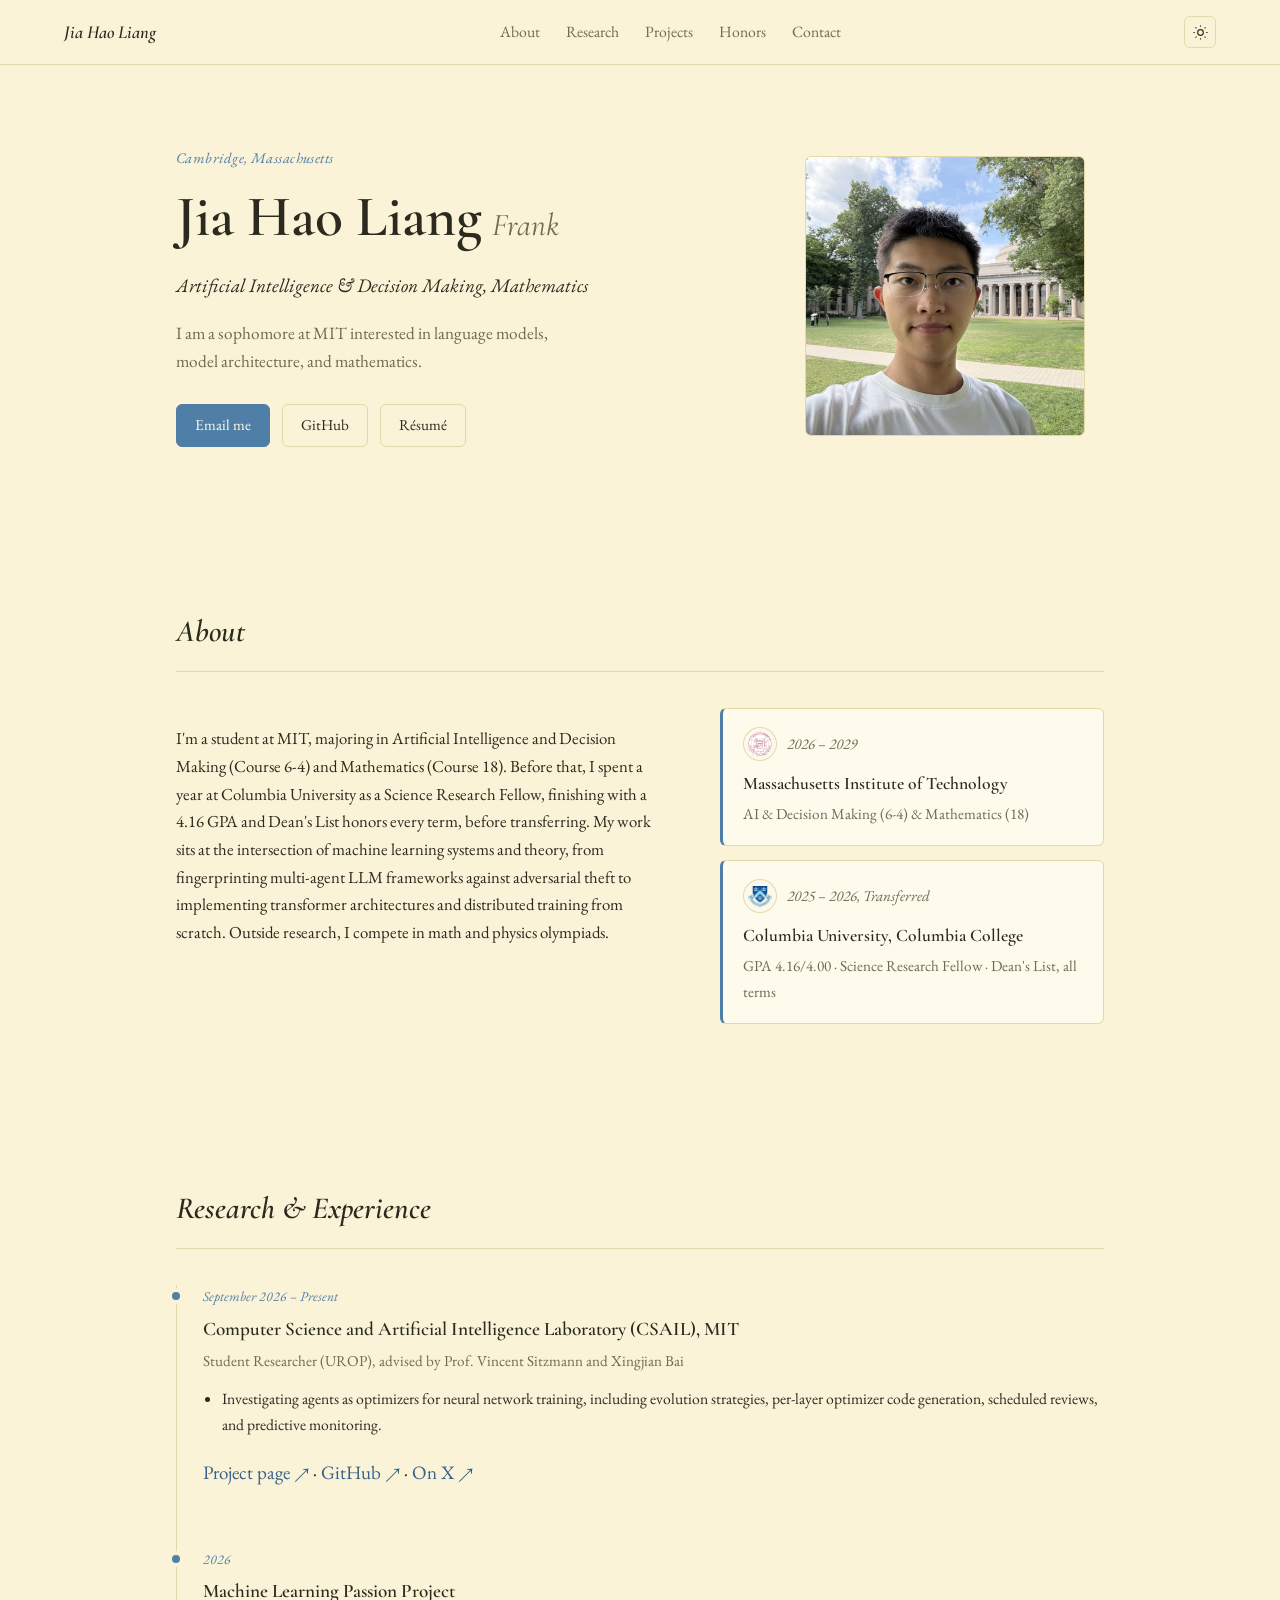
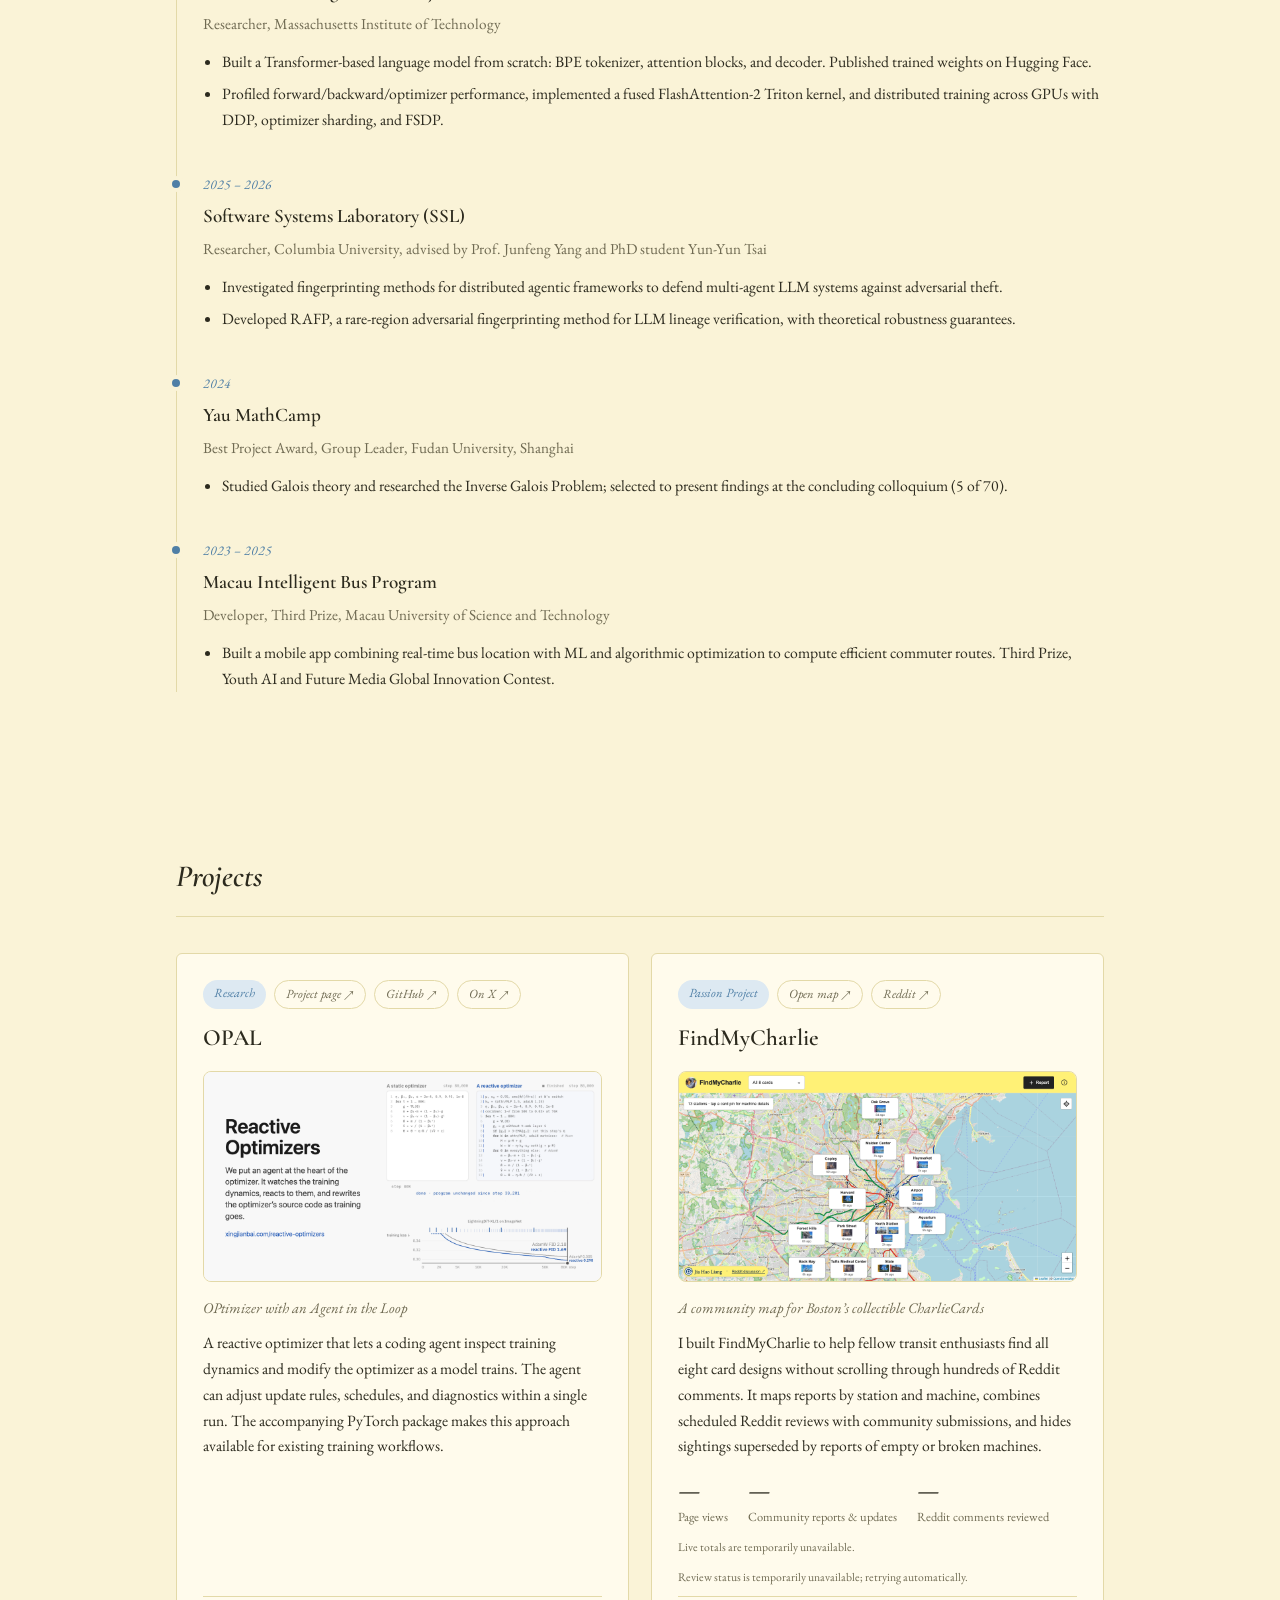
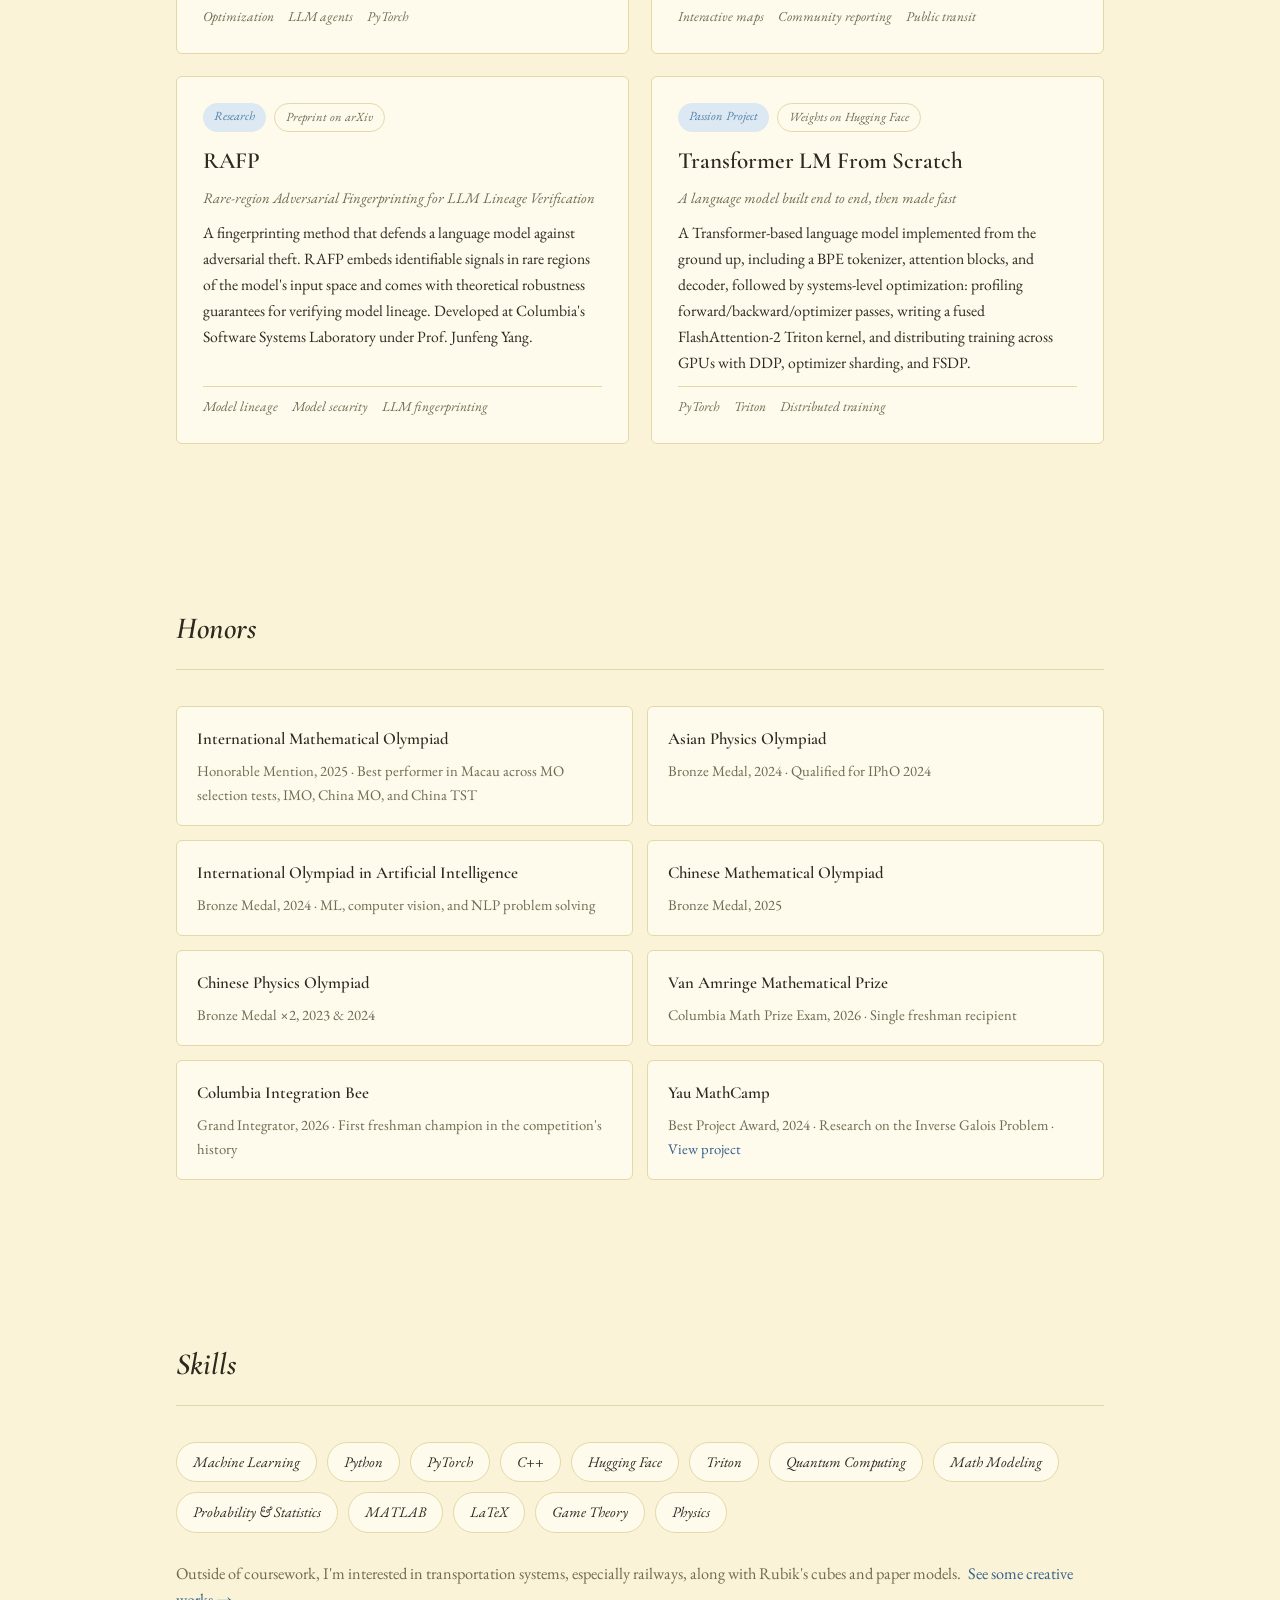
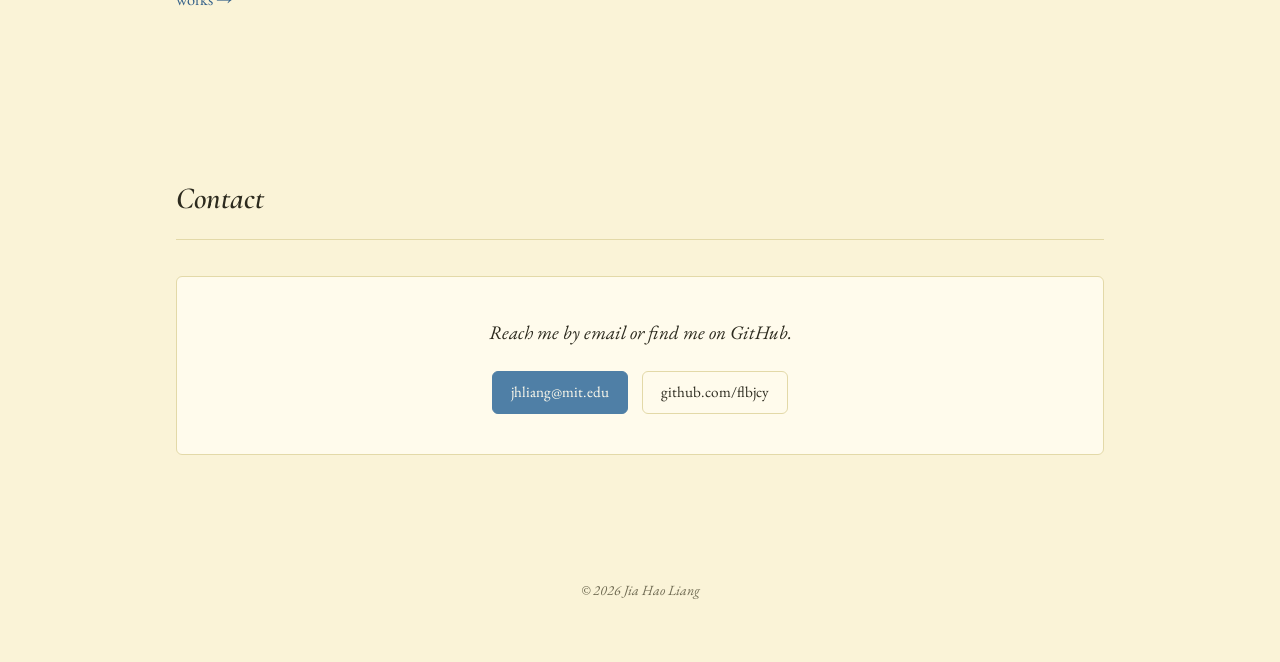
<file: index.html>
<!DOCTYPE html>
<html lang="en">
<head>
<meta charset="UTF-8">
<meta name="viewport" content="width=device-width, initial-scale=1.0">
<title>Jia Hao Liang | AI &amp; Mathematics</title>
<meta name="description" content="Jia Hao Liang (Frank), MIT student interested in language models, model architecture, and mathematics.">
<link rel="icon" href="data:,">
<link rel="preconnect" href="https://fonts.googleapis.com">
<link rel="preconnect" href="https://fonts.gstatic.com" crossorigin>
<link href="https://fonts.googleapis.com/css2?family=Cormorant+Garamond:ital,wght@0,500;0,600;1,500&family=EB+Garamond:ital,wght@0,400;0,500;0,600;1,400&display=swap" rel="stylesheet">
<link rel="stylesheet" href="css/style.css?v=6">
</head>
<body>

<header class="nav" id="nav">
  <a href="#top" class="nav__brand">Jia Hao Liang</a>
  <nav class="nav__links">
    <a href="#about">About</a>
    <a href="#research">Research</a>
    <a href="#projects">Projects</a>
    <a href="#honors">Honors</a>
    <a href="#contact">Contact</a>
  </nav>
  <div class="nav__actions">
    <button class="theme-toggle" id="themeToggle" aria-label="Toggle color theme">
      <svg class="icon-sun" width="17" height="17" viewBox="0 0 24 24" fill="none" stroke="currentColor" stroke-width="1.6"><circle cx="12" cy="12" r="4"/><path d="M12 2v2M12 20v2M4.9 4.9l1.4 1.4M17.7 17.7l1.4 1.4M2 12h2M20 12h2M4.9 19.1l1.4-1.4M17.7 6.3l1.4-1.4"/></svg>
      <svg class="icon-moon" width="17" height="17" viewBox="0 0 24 24" fill="none" stroke="currentColor" stroke-width="1.6"><path d="M21 12.8A9 9 0 1 1 11.2 3a7 7 0 0 0 9.8 9.8z"/></svg>
    </button>
    <button class="nav__burger" id="burger" aria-label="Open menu"><span></span><span></span><span></span></button>
  </div>
</header>

<div class="mobile-menu" id="mobileMenu">
  <a href="#about">About</a>
  <a href="#research">Research</a>
  <a href="#projects">Projects</a>
  <a href="#honors">Honors</a>
  <a href="#contact">Contact</a>
</div>

<main id="top">

  <section class="hero">
    <div class="hero__text">
      <p class="eyebrow">Cambridge, Massachusetts</p>
      <h1>Jia&nbsp;Hao Liang<span class="hero__nick">Frank</span></h1>
      <p class="hero__role">Artificial Intelligence &amp; Decision&nbsp;Making, Mathematics</p>
      <p class="hero__lede">
        I am a sophomore at MIT interested in language models, model architecture,
        and mathematics.
      </p>
      <div class="hero__cta">
        <a class="btn btn--solid" href="mailto:jhliang@mit.edu">Email me</a>
        <a class="btn btn--ghost" href="https://github.com/flbjcy" target="_blank" rel="noopener">GitHub</a>
        <a class="btn btn--ghost" href="assets/files/Jia_Hao_Liang_Resume.pdf" target="_blank" rel="noopener">Résumé</a>
      </div>
    </div>
    <div class="hero__portrait">
      <div class="portrait-frame">
        <img src="assets/img/profile.jpg" alt="Portrait of Jia Hao Liang" style="object-position: 48% 38%;">
      </div>
    </div>
  </section>

  <section class="section" id="about">
    <h2 class="section__title">About</h2>
    <div class="about-grid">
      <p class="about-text">
        I'm a student at MIT, majoring in Artificial Intelligence and Decision Making
        (Course 6-4) and Mathematics (Course 18). Before that, I spent a year at
        Columbia University as a Science Research Fellow, finishing with a 4.16 GPA
        and Dean's List honors every term, before transferring. My work sits at the
        intersection of machine learning systems and theory, from fingerprinting
        multi-agent LLM frameworks against adversarial theft to implementing
        transformer architectures and distributed training from scratch. Outside
        research, I compete in math and physics olympiads.
      </p>
      <div class="edu-cards">
        <div class="edu-card">
          <div class="edu-card__top">
            <span class="edu-icon"><img src="assets/img/mit-seal.svg" alt="MIT seal"></span>
            <p class="edu-card__years">2026 – 2029</p>
          </div>
          <h3>Massachusetts Institute of Technology</h3>
          <p>AI &amp; Decision Making (6-4) &amp; Mathematics (18)</p>
        </div>
        <div class="edu-card">
          <div class="edu-card__top">
            <span class="edu-icon"><img src="assets/img/columbia-shield.png" alt="Columbia University coat of arms"></span>
            <p class="edu-card__years">2025 – 2026, Transferred</p>
          </div>
          <h3>Columbia University, Columbia College</h3>
          <p>GPA 4.16/4.00 · Science Research Fellow · Dean's List, all terms</p>
        </div>
      </div>
    </div>
  </section>

  <section class="section" id="research">
    <h2 class="section__title">Research &amp; Experience</h2>
    <div class="timeline">

      <div class="tl-item">
        <div class="tl-dot"></div>
        <div class="tl-content">
          <p class="tl-years">September 2026 – Present</p>
          <h3>Computer Science and Artificial Intelligence Laboratory (CSAIL), MIT</h3>
          <p class="tl-role">Student Researcher (UROP), advised by Prof. Vincent Sitzmann and Xingjian Bai</p>
          <ul>
            <li>Investigating agents as optimizers for neural network training, including evolution strategies, per-layer optimizer code generation, scheduled reviews, and predictive monitoring.</li>
          </ul>
          <p><a href="https://xingjianbai.com/reactive-optimizers/" target="_blank" rel="noopener">Project page ↗</a> · <a href="https://github.com/xingjian-bai/opal" target="_blank" rel="noopener">GitHub ↗</a> · <a href="https://x.com/i/trending/2112982610112926003" target="_blank" rel="noopener">On X ↗</a></p>
        </div>
      </div>


      <div class="tl-item">
        <div class="tl-dot"></div>
        <div class="tl-content">
          <p class="tl-years">2026</p>
          <h3>Machine Learning Passion Project</h3>
          <p class="tl-role">Researcher, Massachusetts Institute of Technology</p>
          <ul>
            <li>Built a Transformer-based language model from scratch: BPE tokenizer, attention blocks, and decoder. Published trained weights on Hugging Face.</li>
            <li>Profiled forward/backward/optimizer performance, implemented a fused FlashAttention-2 Triton kernel, and distributed training across GPUs with DDP, optimizer sharding, and FSDP.</li>
          </ul>
        </div>
      </div>

      <div class="tl-item">
        <div class="tl-dot"></div>
        <div class="tl-content">
          <p class="tl-years">2025 – 2026</p>
          <h3>Software Systems Laboratory (SSL)</h3>
          <p class="tl-role">Researcher, Columbia University, advised by Prof. Junfeng Yang and PhD student Yun-Yun Tsai</p>
          <ul>
            <li>Investigated fingerprinting methods for distributed agentic frameworks to defend multi-agent LLM systems against adversarial theft.</li>
            <li>Developed RAFP, a rare-region adversarial fingerprinting method for LLM lineage verification, with theoretical robustness guarantees.</li>
          </ul>
        </div>
      </div>

      <div class="tl-item">
        <div class="tl-dot"></div>
        <div class="tl-content">
          <p class="tl-years">2024</p>
          <h3>Yau MathCamp</h3>
          <p class="tl-role">Best Project Award, Group Leader, Fudan University, Shanghai</p>
          <ul>
            <li>Studied Galois theory and researched the Inverse Galois Problem; selected to present findings at the concluding colloquium (5 of 70).</li>
          </ul>
        </div>
      </div>

      <div class="tl-item">
        <div class="tl-dot"></div>
        <div class="tl-content">
          <p class="tl-years">2023 – 2025</p>
          <h3>Macau Intelligent Bus Program</h3>
          <p class="tl-role">Developer, Third Prize, Macau University of Science and Technology</p>
          <ul>
            <li>Built a mobile app combining real-time bus location with ML and algorithmic optimization to compute efficient commuter routes. Third Prize, Youth AI and Future Media Global Innovation Contest.</li>
          </ul>
        </div>
      </div>

    </div>
  </section>

  <section class="section" id="projects">
    <h2 class="section__title">Projects</h2>
    <div class="projects-grid">

      <article class="project-card">
        <div class="project-card__head">
          <span class="tag">Research</span>
          <a class="tag tag--muted" href="https://xingjianbai.com/reactive-optimizers/" target="_blank" rel="noopener">Project page ↗</a>
          <a class="tag tag--muted" href="https://github.com/xingjian-bai/opal" target="_blank" rel="noopener">GitHub ↗</a>
          <a class="tag tag--muted" href="https://x.com/i/trending/2112982610112926003" target="_blank" rel="noopener">On X ↗</a>
        </div>
        <h3>OPAL</h3>
        <a href="https://xingjianbai.com/reactive-optimizers/" target="_blank" rel="noopener" class="project-image-link"><img class="project-image" src="assets/img/opal-preview.png" alt="Reactive Optimizers — OPAL project preview" loading="lazy"></a>
        <p class="project-card__sub">OPtimizer with an Agent in the Loop</p>
        <p>A reactive optimizer that lets a coding agent inspect training dynamics and modify the optimizer as a model trains. The agent can adjust update rules, schedules, and diagnostics within a single run. The accompanying PyTorch package makes this approach available for existing training workflows.</p>
        <div class="project-card__meta"><span>Optimization</span><span>LLM agents</span><span>PyTorch</span></div>
      </article>

      <article class="project-card">
        <div class="project-card__head">
          <span class="tag">Passion Project</span>
          <a class="tag tag--muted" href="https://flbjcy.github.io/find-my-charlie/" target="_blank" rel="noopener">Open map ↗</a>
          <a class="tag tag--muted" href="https://www.reddit.com/r/mbta/comments/1xhdiol/findmycharlie_an_interactive_map_to_find/" target="_blank" rel="noopener noreferrer">Reddit ↗</a>
        </div>
        <h3>FindMyCharlie</h3>
        <a href="https://flbjcy.github.io/find-my-charlie/" target="_blank" rel="noopener" class="project-image-link"><img class="project-image" src="assets/img/find-my-charlie-map.png" alt="FindMyCharlie map showing CharlieCard reports across Boston subway stations" loading="lazy" width="1200" height="630"></a>
        <p class="project-card__sub">A community map for Boston’s collectible CharlieCards</p>
        <p>I built FindMyCharlie to help fellow transit enthusiasts find all eight card designs without scrolling through hundreds of Reddit comments. It maps reports by station and machine, combines scheduled Reddit reviews with community submissions, and hides sightings superseded by reports of empty or broken machines.</p>
        <dl class="charlie-project__stats">
          <div><dt>Page views</dt><dd id="charlie-views">—</dd></div>
          <div><dt>Community reports &amp; updates</dt><dd id="charlie-reports">—</dd></div>
          <div><dt>Reddit comments reviewed</dt><dd id="charlie-reviewed">—</dd></div>
        </dl>
        <p class="charlie-project__date" id="charlie-stats-status" aria-live="polite">Loading live totals…</p>
        <p class="charlie-project__date" id="charlie-review-date">Loading latest Reddit review status…</p>
        <div class="project-card__meta"><span>Interactive maps</span><span>Community reporting</span><span>Public transit</span></div>
      </article>

      <article class="project-card">
        <div class="project-card__head">
          <span class="tag">Research</span>
          <a class="tag tag--muted" href="https://arxiv.org/abs/2505.12682" target="_blank" rel="noopener">Preprint on arXiv</a>
        </div>
        <h3>RAFP</h3>
        <p class="project-card__sub">Rare-region Adversarial Fingerprinting for LLM Lineage Verification</p>
        <p>
          A fingerprinting method that defends a language model against adversarial
          theft. RAFP embeds identifiable signals in rare regions of the model's input
          space and comes with theoretical robustness guarantees for verifying model
          lineage. Developed at Columbia's Software Systems Laboratory under
          Prof. Junfeng Yang.
        </p>
        <div class="project-card__meta">
          <span>Model lineage</span>
          <span>Model security</span>
          <span>LLM fingerprinting</span>
        </div>
      </article>

      <article class="project-card">
        <div class="project-card__head">
          <span class="tag">Passion Project</span>
          <a class="tag tag--muted" href="https://huggingface.co/flbjcy/LM-from-scratch" target="_blank" rel="noopener">Weights on Hugging Face</a>
        </div>
        <h3>Transformer LM From Scratch</h3>
        <p class="project-card__sub">A language model built end to end, then made fast</p>
        <p>
          A Transformer-based language model implemented from the ground up,
          including a BPE tokenizer, attention blocks, and decoder, followed by
          systems-level optimization: profiling forward/backward/optimizer passes,
          writing a fused FlashAttention-2 Triton kernel, and distributing training
          across GPUs with DDP, optimizer sharding, and FSDP.
        </p>
        <div class="project-card__meta">
          <span>PyTorch</span>
          <span>Triton</span>
          <span>Distributed training</span>
        </div>
      </article>
    </div>
  </section>

  <section class="section" id="honors">
    <h2 class="section__title">Honors</h2>
    <div class="honors-grid">
      <div class="honor-card">
        <h3>International Mathematical Olympiad</h3>
        <p>Honorable Mention, 2025 · Best performer in Macau across MO selection tests, IMO, China MO, and China TST</p>
      </div>
      <div class="honor-card">
        <h3>Asian Physics Olympiad</h3>
        <p>Bronze Medal, 2024 · Qualified for IPhO 2024</p>
      </div>
      <div class="honor-card">
        <h3>International Olympiad in Artificial Intelligence</h3>
        <p>Bronze Medal, 2024 · ML, computer vision, and NLP problem solving</p>
      </div>
      <div class="honor-card">
        <h3>Chinese Mathematical Olympiad</h3>
        <p>Bronze Medal, 2025</p>
      </div>
      <div class="honor-card">
        <h3>Chinese Physics Olympiad</h3>
        <p>Bronze Medal ×2, 2023 &amp; 2024</p>
      </div>
      <div class="honor-card">
        <h3>Van Amringe Mathematical Prize</h3>
        <p>Columbia Math Prize Exam, 2026 · Single freshman recipient</p>
      </div>
      <div class="honor-card">
        <h3>Columbia Integration Bee</h3>
        <p>Grand Integrator, 2026 · First freshman champion in the competition's history</p>
      </div>
      <div class="honor-card">
        <h3>Yau MathCamp</h3>
        <p>Best Project Award, 2024 · Research on the Inverse Galois Problem · <a href="https://github.com/flbjcy/Yau-Mathcamp-Project" target="_blank" rel="noopener">View project</a></p>
      </div>
    </div>
  </section>

  <section class="section" id="skills">
    <h2 class="section__title">Skills</h2>
    <div class="skills-cloud">
      <span>Machine Learning</span><span>Python</span><span>PyTorch</span><span>C++</span>
      <span>Hugging Face</span><span>Triton</span><span>Quantum Computing</span>
      <span>Math Modeling</span><span>Probability &amp; Statistics</span><span>MATLAB</span>
      <span>LaTeX</span><span>Game Theory</span><span>Physics</span>
    </div>
    <p class="hobbies">
      Outside of coursework, I'm interested in transportation systems, especially railways, along with Rubik's cubes and paper models. <a href="creative-works.html">See some creative works &rarr;</a>
    </p>
  </section>

  <section class="section section--contact" id="contact">
    <h2 class="section__title">Contact</h2>
    <div class="contact-box">
      <p>Reach me by email or find me on GitHub.</p>
      <div class="contact-links">
        <a class="btn btn--solid" href="mailto:jhliang@mit.edu">jhliang@mit.edu</a>
        <a class="btn btn--ghost" href="https://github.com/flbjcy" target="_blank" rel="noopener">github.com/flbjcy</a>
      </div>
    </div>
  </section>

</main>

<footer class="footer">
  <p>&copy; <span id="year"></span> Jia Hao Liang</p>
</footer>

<script src="js/main.js?v=20261106-clean-review"></script>
</body>
</html>
</file>
<file: css/style.css>
/* ---------- Tokens ---------- */
:root{
  --bg: #faf3d7;
  --bg-elevated: #fffbec;
  --text: #2c2a1e;
  --text-muted: #6f6a52;
  --border: #e3d9a8;
  --accent: #4f7fa6;
  --accent-soft: #dde9f2;
  --link: #35618a;

  --font-display: "Cormorant Garamond", "EB Garamond", Garamond, "Times New Roman", serif;
  --font-body: "EB Garamond", Garamond, "Times New Roman", serif;

  --maxw: 1040px;
  --radius: 6px;
}

:root[data-theme="dark"]{
  --bg: #1b2431;
  --bg-elevated: #232f3f;
  --text: #f2e9c9;
  --text-muted: #aab2c0;
  --border: #334155;
  --accent: #8fb8dd;
  --accent-soft: #28374a;
  --link: #a8cdec;
}

@media (prefers-color-scheme: dark){
  :root:not([data-theme="light"]){
    --bg: #1b2431;
    --bg-elevated: #232f3f;
    --text: #f2e9c9;
    --text-muted: #aab2c0;
    --border: #334155;
    --accent: #8fb8dd;
    --accent-soft: #28374a;
    --link: #a8cdec;
  }
}

*{ box-sizing: border-box; }
html{ scroll-behavior: smooth; }

body{
  margin: 0;
  background: var(--bg);
  color: var(--text);
  font-family: var(--font-body);
  font-size: 19px;
  line-height: 1.65;
  transition: background .2s ease, color .2s ease;
}

a{ color: var(--link); text-decoration: none; }
a:hover{ text-decoration: underline; }

h1, h2, h3{
  font-family: var(--font-display);
  font-weight: 600;
  margin: 0;
}

ul{ margin: 0; padding-left: 1.2em; }
li{ margin-bottom: .4em; }
li:last-child{ margin-bottom: 0; }

/* ---------- Nav ---------- */
.nav{
  position: sticky; top: 0; z-index: 50;
  display: flex; align-items: center; justify-content: space-between;
  padding: 16px clamp(20px, 5vw, 64px);
  background: var(--bg);
  border-bottom: 1px solid var(--border);
}
.nav__brand{
  font-family: var(--font-display);
  font-weight: 600;
  font-size: 1.15rem;
  font-style: italic;
  color: var(--text);
}
.nav__brand:hover{ text-decoration: none; color: var(--accent); }
.nav__links{ display: flex; gap: 26px; }
.nav__links a{
  color: var(--text-muted);
  font-size: .98rem;
}
.nav__links a:hover{ color: var(--text); text-decoration: none; }
.nav__actions{ display: flex; align-items: center; gap: 10px; }

.nav__burger{
  display: none;
  flex-direction: column; justify-content: center; gap: 4px;
  width: 32px; height: 32px;
  background: none; border: 1px solid var(--border); border-radius: 4px;
  cursor: pointer;
}
.nav__burger span{ display: block; width: 15px; height: 1px; margin: 0 auto; background: var(--text); }

.mobile-menu{
  display: none;
  flex-direction: column;
  position: sticky; top: 57px; z-index: 49;
  background: var(--bg-elevated);
  border-bottom: 1px solid var(--border);
}
.mobile-menu.open{ display: flex; }
.mobile-menu a{
  padding: 13px 24px;
  border-bottom: 1px solid var(--border);
  color: var(--text);
}
.mobile-menu a:last-child{ border-bottom: none; }

/* ---------- Buttons ---------- */
.btn{
  display: inline-flex; align-items: center; gap: 6px;
  padding: 8px 18px;
  border-radius: var(--radius);
  font-family: var(--font-body);
  font-size: .95rem;
  white-space: nowrap;
  border: 1px solid var(--accent);
  transition: background .15s ease, color .15s ease;
}
.btn:hover{ text-decoration: none; }
.btn--solid{
  background: var(--accent);
  color: var(--bg-elevated);
}
.btn--solid:hover{ background: var(--link); border-color: var(--link); }
.btn--ghost{
  background: transparent;
  border-color: var(--border);
  color: var(--text);
}
.btn--ghost:hover{ border-color: var(--accent); color: var(--accent); }

.theme-toggle{
  display: flex; align-items: center; justify-content: center;
  width: 32px; height: 32px;
  border-radius: var(--radius);
  border: 1px solid var(--border);
  background: transparent;
  color: var(--text);
  cursor: pointer;
}
.theme-toggle:hover{ border-color: var(--accent); color: var(--accent); }
.icon-moon{ display: none; }
:root[data-theme="dark"] .icon-sun{ display: none; }
:root[data-theme="dark"] .icon-moon{ display: block; }

/* ---------- Layout helpers ---------- */
.section{
  max-width: var(--maxw);
  margin: 0 auto;
  padding: 80px clamp(20px, 5vw, 56px);
}
.section__title{
  font-size: clamp(1.6rem, 2.4vw, 2.1rem);
  font-style: italic;
  margin-bottom: 36px;
  padding-bottom: 14px;
  border-bottom: 1px solid var(--border);
}

/* ---------- Hero ---------- */
.hero{
  max-width: var(--maxw);
  margin: 0 auto;
  padding: clamp(44px, 9vh, 100px) clamp(20px, 5vw, 56px) 80px;
  display: grid;
  grid-template-columns: 1.4fr .8fr;
  gap: 52px;
  align-items: center;
}
.eyebrow{
  font-size: .92rem;
  font-style: italic;
  color: var(--accent);
  letter-spacing: .03em;
  margin: 0 0 16px;
}
.hero h1{
  font-size: clamp(2.4rem, 5.2vw, 3.6rem);
  line-height: 1.1;
}
.hero__nick{
  display: inline-block;
  font-size: .55em;
  color: var(--text-muted);
  font-style: italic;
  font-weight: 400;
  margin-left: 10px;
}
.hero__role{
  font-size: clamp(1.05rem, 1.6vw, 1.2rem);
  color: var(--text);
  margin: 20px 0 14px;
  font-style: italic;
}
.hero__lede{
  color: var(--text-muted);
  max-width: 52ch;
  font-size: 1.08rem;
}
.hero__cta{
  display: flex; flex-wrap: wrap; gap: 12px;
  margin-top: 28px;
}

.hero__portrait{ display: flex; justify-content: center; }
.portrait-frame{
  width: min(280px, 70vw);
  aspect-ratio: 1 / 1;
  border-radius: var(--radius);
  overflow: hidden;
  border: 1px solid var(--border);
  background: var(--bg-elevated);
}
.portrait-frame img{
  width: 100%; height: 100%;
  object-fit: cover;
  display: block;
}

/* ---------- About ---------- */
.about-grid{
  display: grid;
  grid-template-columns: 1.3fr 1fr;
  gap: 44px;
  align-items: start;
}
.about-text{ font-size: 1.05rem; color: var(--text); max-width: 60ch; }
.edu-cards{ display: flex; flex-direction: column; gap: 14px; }
.edu-card{
  background: var(--bg-elevated);
  border: 1px solid var(--border);
  border-left: 3px solid var(--accent);
  border-radius: var(--radius);
  padding: 18px 20px;
}
.edu-card__top{
  display: flex;
  align-items: center;
  gap: 10px;
  margin-bottom: 8px;
}
.edu-icon{
  display: inline-flex;
  align-items: center;
  justify-content: center;
  flex-shrink: 0;
  width: 34px;
  height: 34px;
  border-radius: 50%;
  background: #fdf8ec;
  box-shadow: inset 0 0 0 1px var(--border);
  padding: 5px;
}
.edu-icon img{
  width: 100%;
  height: 100%;
  object-fit: contain;
  display: block;
}
.edu-card__years{
  font-size: .85rem;
  font-style: italic;
  color: var(--accent);
  margin: 0;
}
.edu-card h3{ font-size: 1.1rem; margin-bottom: 4px; }
.edu-card p{ margin: 0; color: var(--text-muted); font-size: .95rem; }

/* ---------- Timeline ---------- */
.timeline{
  position: relative;
  padding-left: 26px;
  border-left: 1px solid var(--border);
  display: flex; flex-direction: column; gap: 40px;
}
.tl-item{ position: relative; }
.tl-dot{
  position: absolute; left: -31px; top: 7px;
  width: 8px; height: 8px; border-radius: 50%;
  background: var(--accent);
  box-shadow: 0 0 0 4px var(--bg);
}
.tl-years{
  font-size: .85rem;
  font-style: italic;
  color: var(--accent);
  margin: 0 0 6px;
}
.tl-content h3{ font-size: 1.2rem; margin-bottom: 4px; }
.tl-role{ color: var(--text-muted); font-size: .95rem; margin: 0 0 12px; }
.tl-content ul{ color: var(--text); font-size: .98rem; }

/* ---------- Projects ---------- */
.projects-grid{
  display: grid;
  grid-template-columns: repeat(2, 1fr);
  gap: 22px;
}
.project-card{
  background: var(--bg-elevated);
  border: 1px solid var(--border);
  border-radius: var(--radius);
  padding: 26px;
  display: flex; flex-direction: column; gap: 10px;
}
.project-card__head{ display: flex; gap: 8px; flex-wrap: wrap; }
.tag{
  font-size: .78rem;
  font-style: italic;
  padding: 3px 11px;
  border-radius: 999px;
  background: var(--accent-soft);
  color: var(--accent);
}
.tag--muted{ background: transparent; border: 1px solid var(--border); color: var(--text-muted); }
a.tag--muted:hover{ border-color: var(--accent); color: var(--accent); text-decoration: none; }
.project-card h3{ font-size: 1.45rem; }
.project-card__sub{ color: var(--text-muted); font-size: .92rem; margin: -4px 0 0; font-style: italic; }
.project-card p:not(.project-card__sub){ color: var(--text); font-size: .98rem; margin: 0; }
.project-card__meta{ display: flex; flex-wrap: wrap; gap: 6px 14px; margin-top: auto; padding-top: 8px; border-top: 1px solid var(--border); }
.project-card__meta span{
  font-size: .85rem;
  font-style: italic;
  color: var(--text-muted);
}

/* ---------- Honors ---------- */
.honors-grid{
  display: grid;
  grid-template-columns: repeat(2, 1fr);
  gap: 14px;
}
.honor-card{
  padding: 18px 20px;
  border: 1px solid var(--border);
  border-radius: var(--radius);
  background: var(--bg-elevated);
}
.honor-card h3{ font-size: 1.05rem; margin-bottom: 6px; }
.honor-card p{ margin: 0; color: var(--text-muted); font-size: .92rem; }

/* ---------- Skills ---------- */
.skills-cloud{ display: flex; flex-wrap: wrap; gap: 10px; }
.skills-cloud span{
  font-size: .92rem;
  font-style: italic;
  padding: 7px 16px;
  border-radius: 999px;
  border: 1px solid var(--border);
  background: var(--bg-elevated);
  color: var(--text);
}

.hobbies{
  margin: 28px 0 0;
  color: var(--text-muted);
  font-size: 1.02rem;
}
.hobbies a{ margin-left: 4px; }

/* ---------- Gallery (Creative Works page) ---------- */
.page-intro{
  color: var(--text-muted);
  font-size: 1.05rem;
  margin: 0 0 40px;
}
.gallery{
  display: grid;
  grid-template-columns: repeat(2, 1fr);
  gap: 30px;
}
.gallery__item{
  margin: 0;
  background: var(--bg-elevated);
  border: 1px solid var(--border);
  border-radius: var(--radius);
  overflow: hidden;
}
.gallery__item img{
  display: block;
  width: 100%;
  height: 320px;
  object-fit: cover;
}
.gallery__item figcaption{
  padding: 16px 20px;
  font-size: .95rem;
  font-style: italic;
  color: var(--text-muted);
  border-top: 1px solid var(--border);
}
.gallery__item figcaption strong{
  display: block;
  margin-bottom: 4px;
  color: var(--text);
  font-size: 1.1rem;
  font-style: normal;
}
.gallery__map-link{ display: block; }
.gallery__item .gallery__drawing{ object-fit: contain; }
.travel-map{
  height: 320px;
  width: 100%;
  position: relative;
  z-index: 0;
  background: var(--bg-elevated);
  font-family: var(--font-body);
}
.travel-map__fallback{ padding: 24px; margin: 0; }
.travel-map .leaflet-tile{ max-width: none; height: 256px; }
.travel-map .leaflet-control-attribution{ font-family: Arial, sans-serif; }
.travel-map-preview{ position: relative; }
.travel-map-open{ position: absolute; inset: 0; z-index: 1; }
.travel-map-open span{ position: absolute; bottom: 34px; left: 16px; padding: 7px 14px; border-radius: var(--radius); background: var(--bg-elevated); border: 1px solid var(--border); color: var(--text); }
.travel-map-open:hover span{ text-decoration: underline; }
.travel-map-open:focus-visible{ outline: 3px solid var(--accent); outline-offset: -3px; }
.travel-map--full{ height: min(65vh, 640px); min-height: 360px; border: 1px solid var(--border); border-radius: var(--radius); }
.journey-toolbar{ display: flex; justify-content: space-between; align-items: center; gap: 16px; flex-wrap: wrap; margin-bottom: 16px; }
.journey-legend{ display: flex; gap: 24px; flex-wrap: wrap; }
.journey-legend i{ display: inline-block; width: 26px; border-top: 3px solid; margin-right: 8px; vertical-align: middle; }
.flight-swatch{ color: #2474c6; }
.train-swatch{ color: #787d85; }
.route-note{ font-size: .95rem; color: var(--text-muted); margin: 16px 0 24px; }
.travel-map .leaflet-popup-content{ font: 16px/1.5 var(--font-body); }
.travel-map .leaflet-tooltip{ font: 13px/1.3 Arial, sans-serif; }
.back-link{ display: inline-block; margin-bottom: 30px; font-style: italic; }

@media (max-width: 760px){
  .gallery{ grid-template-columns: 1fr; }
}

/* ---------- Contact ---------- */
.contact-box{
  border: 1px solid var(--border);
  border-radius: var(--radius);
  background: var(--bg-elevated);
  padding: 40px clamp(24px, 5vw, 52px);
  text-align: center;
}
.contact-box p{ font-size: 1.2rem; font-style: italic; margin: 0 0 22px; }
.contact-links{ display: flex; justify-content: center; flex-wrap: wrap; gap: 14px; }

/* ---------- Footer ---------- */
.footer{
  text-align: center;
  padding: 30px 20px 46px;
  color: var(--text-muted);
  font-size: .88rem;
  font-style: italic;
}

/* ---------- Responsive ---------- */
@media (max-width: 900px){
  .hero{ grid-template-columns: 1fr; text-align: center; }
  .hero__lede{ margin-left: auto; margin-right: auto; }
  .hero__cta{ justify-content: center; }
  .hero__portrait{ order: -1; }
  .about-grid{ grid-template-columns: 1fr; }
  .projects-grid{ grid-template-columns: 1fr; }
  .honors-grid{ grid-template-columns: 1fr; }
}

@media (max-width: 760px){
  .nav__links{ display: none; }
  .nav__burger{ display: flex; }
}

/* FindMyCharlie project */
.charlie-project__stats{display:flex;flex-wrap:wrap;gap:18px 28px;margin:8px 0 0}
.charlie-project__stats div{display:flex;flex-direction:column-reverse;gap:3px}
.charlie-project__stats dt{font-size:.78rem;color:var(--text-muted)}
.charlie-project__stats dd{margin:0;font-size:1.8rem;line-height:1.1;font-variant-numeric:tabular-nums}
.project-card .charlie-project__date{font-size:.73rem!important;color:var(--text-muted)!important}
.charlie-project__stats{gap:12px 20px}
.charlie-project__stats dd{font-size:1.5rem}
.project-image-link{display:block;margin:4px 0 8px}
.project-image{display:block;width:100%;height:auto;border-radius:8px;border:1px solid var(--border)}

.travel-map .flight-tooltip{ white-space: normal; width: 270px; max-width: calc(100vw - 64px); padding: 12px 16px; }
.flight-detail{ font: 15px/1.45 Arial, sans-serif; }
.flight-detail strong{ font-size: 16px; }
.flight-detail dl{ margin: 10px 0; }
.flight-detail dt{ font-size: 12px; color: #666; margin-top: 6px; }
.flight-detail dd{ margin: 0; }
.flight-detail small{ display: block; color: #666; font-size: 12px; }

.journeys{ padding-top: 40px; }
.journeys .back-link{ margin-bottom: 20px; }
.journeys .page-intro{ margin-bottom: 24px; }
.travel-map path[role="button"]:focus{ outline: none; }

.flight-hover-card{ position: absolute; top: 16px; right: 16px; z-index: 1000; width: 280px; max-width: calc(100% - 80px); padding: 14px 16px; color: #263448; background: #fff; border: 1px solid #ccd5df; border-radius: 6px; box-shadow: 0 3px 15px #0002; pointer-events: none; }
.flight-hover-card[hidden]{ display: none; }
</file>
